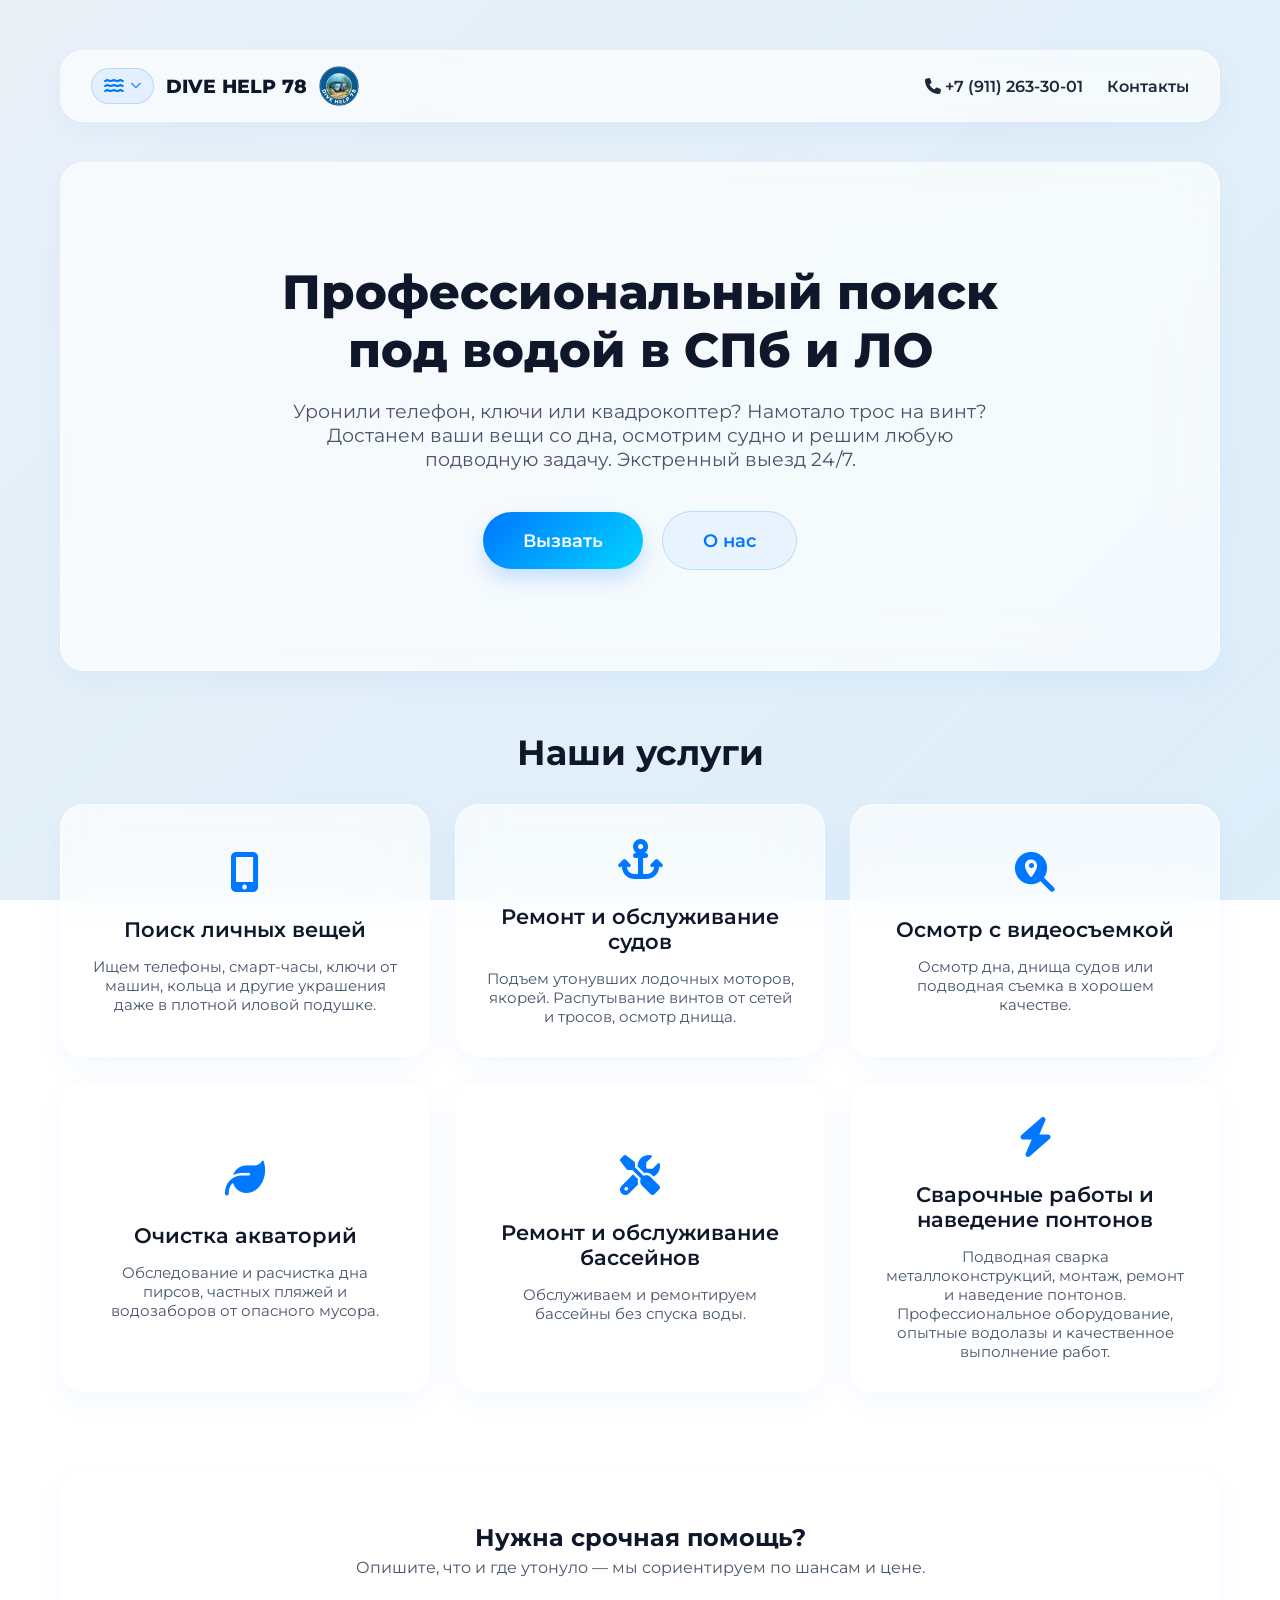
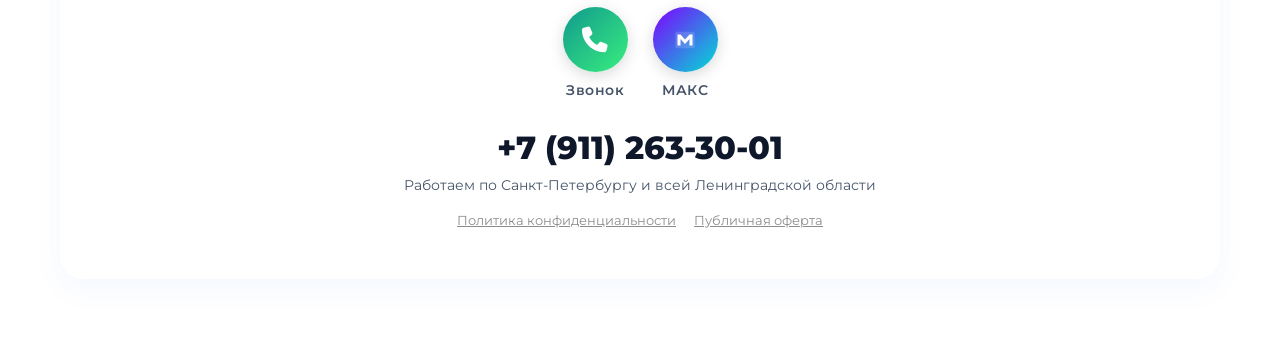
<file: index.html>
<!DOCTYPE html>
<html lang="ru">
<head>
    <meta charset="UTF-8">
    <meta name="viewport" content="width=device-width, initial-scale=1.0">
    <title>Водолазные услуги. СПб и ЛО</title>
    <link href="https://fonts.googleapis.com/css2?family=Montserrat:wght@400;600;800&display=swap" rel="stylesheet">
    <link rel="stylesheet" href="https://cdnjs.cloudflare.com/ajax/libs/font-awesome/6.4.0/css/all.min.css">
    <link rel="icon" href="images/Alogo.png" type="image/x-icon">
    <link rel="stylesheet" href="styles/index.css">
</head>
<body>

<div class="overlay"></div>

<div class="container">
    <header class="glass">
        <div class="logo">
            <div class="logo-dropdown-container" id="logoDropdownContainer">
                <button class="logo-dropdown-trigger" id="logoDropdownTrigger" title="Разделы сайта" aria-label="Открыть меню разделов">
                    <i class="fa-solid fa-water"></i>
                    <i class="fa-solid fa-chevron-down dropdown-arrow"></i>
                </button>
                <div class="logo-dropdown-menu glass" id="logoDropdownMenu">
                    <button class="mobile-close-btn" id="mobileCloseBtn" aria-label="Закрыть меню">
                        <i class="fa-solid fa-xmark"></i>
                    </button>
                    <div class="logo-dropdown-items-container" id="logoDropdownItemsContainer"></div>
                </div>
            </div>
            <span><a href="index.html" style="color: inherit; text-decoration: none;">DIVE HELP 78</a></span>
            <img src="images/Alogo.png" alt="Центральный логотип" class="header-center-img">
        </div>
        <div class="header-contacts">
            <a href="tel:+79112633001"><i class="fa-solid fa-phone"></i> +7 (911) 263-30-01</a>
            <a href="#contacts" id="headerContactsLink">Контакты</a>
        </div>
    </header>

    <section class="hero glass">
        <h1>Профессиональный поиск<br>под водой в СПб и ЛО</h1>
        <p>Уронили телефон, ключи или квадрокоптер? Намотало трос на винт? Достанем ваши вещи со дна, осмотрим судно и решим любую подводную задачу. Экстренный выезд 24/7.</p>
        <div class="hero-buttons">
            <a href="tel:+79112633001" class="btn btn-primary">Вызвать</a>
            <a href="about.html" class="btn btn-outline" >О нас</a>
        </div>
    </section>

    <h2 class="services-title">Наши услуги</h2>

    <section class="services-grid" id="services">
        <a href="personal-search.html" class="service-card glass">
            <div class="service-icon"><i class="fa-solid fa-mobile-screen-button"></i></div>
            <div class="service-card-text">
                <h3>Поиск личных вещей</h3>
                <p>Ищем телефоны, смарт-часы, ключи от машин, кольца и другие украшения даже в плотной иловой подушке.</p>
            </div>
        </a>
        <a href="boat-help.html" class="service-card glass">
            <div class="service-icon"><i class="fa-solid fa-anchor"></i></div>
            <div class="service-card-text">
                <h3>Ремонт и обслуживание судов</h3>
                <p>Подъем утонувших лодочных моторов, якорей. Распутывание винтов от сетей и тросов, осмотр днища.</p>
            </div>
        </a>
        <a href="instrument-work.html" class="service-card glass">
            <div class="service-icon"><i class="fa-solid fa-magnifying-glass-location"></i></div>
            <div class="service-card-text">
                <h3>Осмотр с видеосъемкой</h3>
                <p>Осмотр дна, днища судов или подводная съемка в хорошем качестве.</p>
            </div>
        </a>
        <a href="water-cleaning.html" class="service-card glass">
            <div class="service-icon"><i class="fa-solid fa-leaf"></i></div>
            <div class="service-card-text">
                <h3>Очистка акваторий</h3>
                <p>Обследование и расчистка дна пирсов, частных пляжей и водозаборов от опасного мусора.</p>
            </div>
        </a>
        <a href="pool-cleaning.html" class="service-card glass">
            <div class="service-icon"><i class="fa-solid fa-screwdriver-wrench"></i></div>
            <div class="service-card-text">
                <h3>Ремонт и обслуживание бассейнов</h3>
                <p>Обслуживаем и ремонтируем бассейны без спуска воды.</p>
            </div>
        </a>
        <a href="welding.html" class="service-card glass">
            <div class="service-icon"><i class="fa-solid fa-bolt"></i></div>
            <div class="service-card-text">
                <h3>Сварочные работы и наведение понтонов</h3>
                <p>Подводная сварка металлоконструкций, монтаж, ремонт и наведение понтонов. Профессиональное оборудование, опытные водолазы и качественное выполнение работ.</p>
            </div>
        </a>
    </section>

    <footer class="glass" id="contacts">
        <h2>Нужна срочная помощь?</h2>
        <p style="margin-top: 6px; color: #475569;">Опишите, что и где утонуло — мы сориентируем по шансам и цене.</p>

        <div class="social-links">
            <div class="social-item">
                <a href="tel:+79112633001" class="social-btn phone" title="Позвонить">
                    <i class="fa-solid fa-phone"></i>
                </a>
                <span class="social-label">Звонок</span>
            </div>

            <!-- <div class="social-item">
                <a href="https://t.me/ProRepairman" class="social-btn tg" title="Telegram">
                    <i class="fa-brands fa-telegram"></i>
                </a>
                <span class="social-label">Telegram</span>
            </div>

            <div class="social-item">
                <a href="https://wa.me/qr/2NF34R5OAM47B1" class="social-btn wa" title="WhatsApp">
                    <i class="fa-brands fa-whatsapp"></i>
                </a>
                <span class="social-label">WhatsApp</span>
            </div> -->

            <div class="social-item">
                <a href="https://max.ru/u/f9LHodD0cOJIS66kGopVTmvgJo4LLvwAf3S8urF5gBmhGiVGxM2g5VNyJGg" class="social-btn max" title="Мессенджер МАКС">
                    <svg width="24" height="24" viewBox="0 0 24 24" fill="none" xmlns="http://www.w3.org/2000/svg">
                        <path d="M2.25 5.25V18.75C2.25 19.5784 2.92157 20.25 3.75 20.25H20.25C21.0784 20.25 21.75 19.5784 21.75 18.75V5.25C21.75 4.42157 21.0784 3.75 20.25 3.75H3.75C2.92157 3.75 2.25 4.42157 2.25 5.25Z" fill="white" fill-opacity="0.15"/>
                        <path d="M4.5 17.5V6.5H7.5L12 11.5L16.5 6.5H19.5V17.5H16.5V11L12 16L7.5 11V17.5H4.5Z" fill="white"/>
                    </svg>
                </a>
                <span class="social-label">МАКС</span>
            </div>
        </div>

        <a href="tel:+79112633001" style="font-size: 2rem; color: #0f172a; text-decoration: none; font-weight: 800;">
            +7 (911) 263-30-01
        </a>
        <p style="margin-top: 10px; font-size: 0.85rem; color: #475569;">Работаем по Санкт-Петербургу и всей Ленинградской области</p>
        <!--    <div style="margin-top: 20px; font-size: 0.8rem;">
            <a href="privacy.html" style="color: rgb(141, 141, 141); text-decoration: underline; margin-right: 15px;">Политика конфиденциальности</a>
            <a href="offer.html" style="color: rgb(141, 141, 141); text-decoration: underline;">Публичная оферта</a>
        </div>    -->
        <div style="margin-top: 20px; font-size: 0.8rem;">
            <a href="development-in-process.html" style="color: rgb(141, 141, 141); text-decoration: underline; margin-right: 15px;">Политика конфиденциальности</a>
            <a href="development-in-process.html" style="color: rgb(141, 141, 141); text-decoration: underline;">Публичная оферта</a>
        </div>
    </footer>
</div>

<script src="scripts/index.js" defer></script>
</body>
</html>
</file>
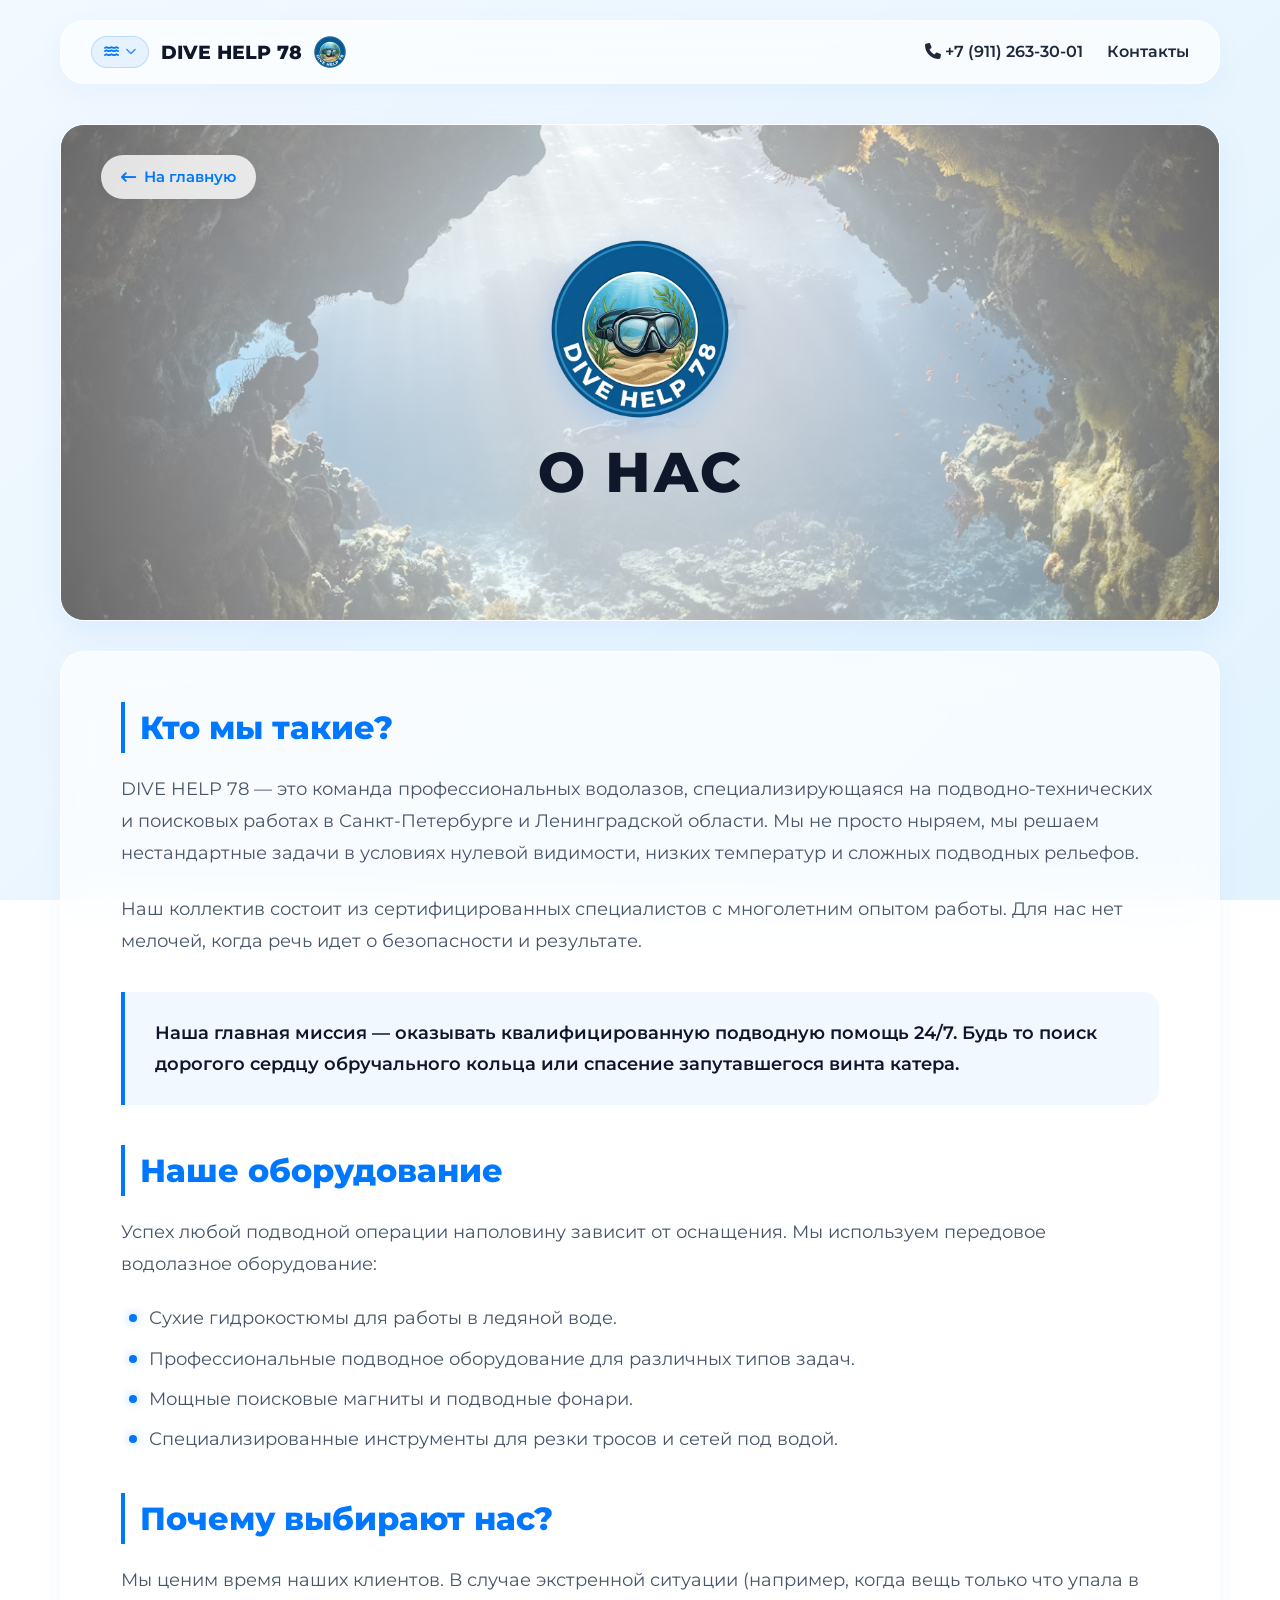
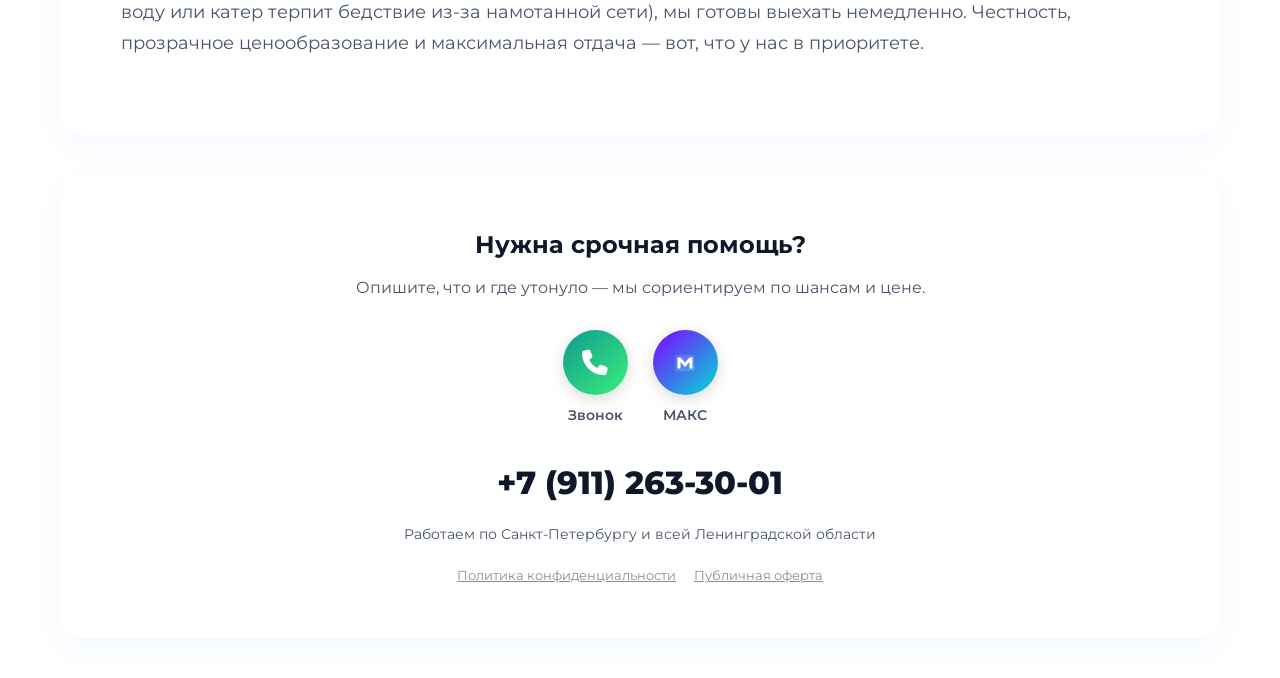
<file: about.html>
<!DOCTYPE html>
<html lang="ru">
<head>
    <meta charset="UTF-8">
    <meta name="viewport" content="width=device-width, initial-scale=1.0">
    <title>О нас | DIVE HELP 78</title>
    <link href="https://fonts.googleapis.com/css2?family=Montserrat:wght@400;500;600;800&display=swap" rel="stylesheet">
    <link rel="stylesheet" href="https://cdnjs.cloudflare.com/ajax/libs/font-awesome/6.4.0/css/all.min.css">
    <link rel="icon" href="images/Alogo.png" type="image/x-icon">
    <link rel="stylesheet" href="styles/about.css">
</head>
<body>
    <div class="overlay"></div>

    <div class="container">
        <header class="glass">
            <div class="logo">
                <div class="logo-dropdown-container" id="logoDropdownContainer">
                    <button class="logo-dropdown-trigger" id="logoDropdownTrigger" title="Разделы сайта" aria-label="Открыть меню разделов">
                        <i class="fa-solid fa-water"></i>
                        <i class="fa-solid fa-chevron-down dropdown-arrow"></i>
                    </button>
                    <div class="logo-dropdown-menu glass" id="logoDropdownMenu">
                        <button class="mobile-close-btn" id="mobileCloseBtn" aria-label="Закрыть меню">
                            <i class="fa-solid fa-xmark"></i>
                        </button>
                        <div class="logo-dropdown-items-container" id="logoDropdownItemsContainer"></div>
                    </div>
                </div>
                <span><a href="index.html" style="color: inherit; text-decoration: none;">DIVE HELP 78</a></span>
                <img src="images/Alogo.png" alt="Центральный логотип" class="header-center-img">
            </div>
            <div class="header-contacts">
                <a href="tel:+79112633001"><i class="fa-solid fa-phone"></i> +7 (911) 263-30-01</a>
                <a href="#contacts" id="headerContactsLink">Контакты</a>
            </div>
        </header>
        <section class="hero-banner glass">
            <img src="images/about.png" alt="Фон о нас" class="hero-banner-img">
            
            <div class="hero-banner-overlay">
                <a href="index.html" class="back-breadcrumbs">
                    <i class="fa-solid fa-arrow-left-long"></i> На главную
                </a>
                
                <img src="images/Alogo.png" alt="DIVE HELP 78 Логотип" class="about-main-logo">
                <h1 class="hero-banner-title">О нас</h1>
            </div>
        </section>

        <main class="content-section glass">
            <h2>Кто мы такие?</h2>
            <p>DIVE HELP 78 — это команда профессиональных водолазов, специализирующаяся на подводно-технических и поисковых работах в Санкт-Петербурге и Ленинградской области. Мы не просто ныряем, мы решаем нестандартные задачи в условиях нулевой видимости, низких температур и сложных подводных рельефов.</p>
            <p>Наш коллектив состоит из сертифицированных специалистов с многолетним опытом работы. Для нас нет мелочей, когда речь идет о безопасности и результате.</p>

            <div class="content-accent-box">
                <p>Наша главная миссия — оказывать квалифицированную подводную помощь 24/7. Будь то поиск дорогого сердцу обручального кольца или спасение запутавшегося винта катера.</p>
            </div>

            <h2>Наше оборудование</h2>
            <p>Успех любой подводной операции наполовину зависит от оснащения. Мы используем передовое водолазное оборудование:</p>
            <ul>
                <li>Сухие гидрокостюмы для работы в ледяной воде.</li>
                <li>Профессиональные подводное оборудование для различных типов задач.</li>
                <li>Мощные поисковые магниты и подводные фонари.</li>
                <li>Специализированные инструменты для резки тросов и сетей под водой.</li>
            </ul>

            <h2>Почему выбирают нас?</h2>
            <p>Мы ценим время наших клиентов. В случае экстренной ситуации (например, когда вещь только что упала в воду или катер терпит бедствие из-за намотанной сети), мы готовы выехать немедленно. Честность, прозрачное ценообразование и максимальная отдача — вот, что у нас в приоритете.</p>
        </main>

        <footer class="glass" id="contacts">
            <h2>Нужна срочная помощь?</h2>
            <p style="margin-top: 10px; color: #475569;">Опишите, что и где утонуло — мы сориентируем по шансам и цене.</p>
            
            <div class="social-links">
                <div class="social-item">
                    <a href="tel:+79112633001" class="social-btn phone" title="Позвонить">
                        <i class="fa-solid fa-phone"></i>
                    </a>
                    <span class="social-label">Звонок</span>
                </div>
                <!-- <div class="social-item">
                    <a href="https://t.me/ProRepairman" class="social-btn tg" title="Telegram">
                        <i class="fa-brands fa-telegram"></i>
                    </a>
                    <span class="social-label">Telegram</span>
                </div>
                <div class="social-item">
                    <a href="https://wa.me/qr/2NF34R5OAM47B1" class="social-btn wa" title="WhatsApp">
                        <i class="fa-brands fa-whatsapp"></i>
                    </a>
                    <span class="social-label">WhatsApp</span>
                </div>  -->
                <div class="social-item">
                    <a href="https://max.ru/u/f9LHodD0cOJIS66kGopVTmvgJo4LLvwAf3S8urF5gBmhGiVGxM2g5VNyJGg" class="social-btn max" title="Мессенджер МАКС">
                        <svg width="24" height="24" viewBox="0 0 24 24" fill="none" xmlns="http://www.w3.org/2000/svg">
                            <path d="M2.25 5.25V18.75C2.25 19.5784 2.92157 20.25 3.75 20.25H20.25C21.0784 20.25 21.75 19.5784 21.75 18.75V5.25C21.75 4.42157 21.0784 3.75 20.25 3.75H3.75C2.92157 3.75 2.25 4.42157 2.25 5.25Z" fill="white" fill-opacity="0.15"/>
                            <path d="M4.5 17.5V6.5H7.5L12 11.5L16.5 6.5H19.5V17.5H16.5V11L12 16L7.5 11V17.5H4.5Z" fill="white"/>
                        </svg>
                    </a>
                    <span class="social-label">МАКС</span>
                </div>
            </div>

            <a href="tel:+79112633001" style="font-size: 2rem; color: #0f172a; text-decoration: none; font-weight: 800;">
                +7 (911) 263-30-01
            </a>
            <p style="margin-top: 15px; font-size: 0.9rem; color: #475569;">Работаем по Санкт-Петербургу и всей Ленинградской области</p>
            <!--    <div style="margin-top: 20px; font-size: 0.8rem;">
                <a href="privacy.html" style="color: rgb(141, 141, 141); text-decoration: underline; margin-right: 15px;">Политика конфиденциальности</a>
                <a href="offer.html" style="color: rgb(141, 141, 141); text-decoration: underline;">Публичная оферта</a>
            </div>    -->
            <div style="margin-top: 20px; font-size: 0.8rem;">
                <a href="development-in-process.html" style="color: rgb(141, 141, 141); text-decoration: underline; margin-right: 15px;">Политика конфиденциальности</a>
                <a href="development-in-process.html" style="color: rgb(141, 141, 141); text-decoration: underline;">Публичная оферта</a>
            </div>
        </footer>
    </div>

    <script src="scripts/about.js" defer></script>
</body>
</html>
</file>
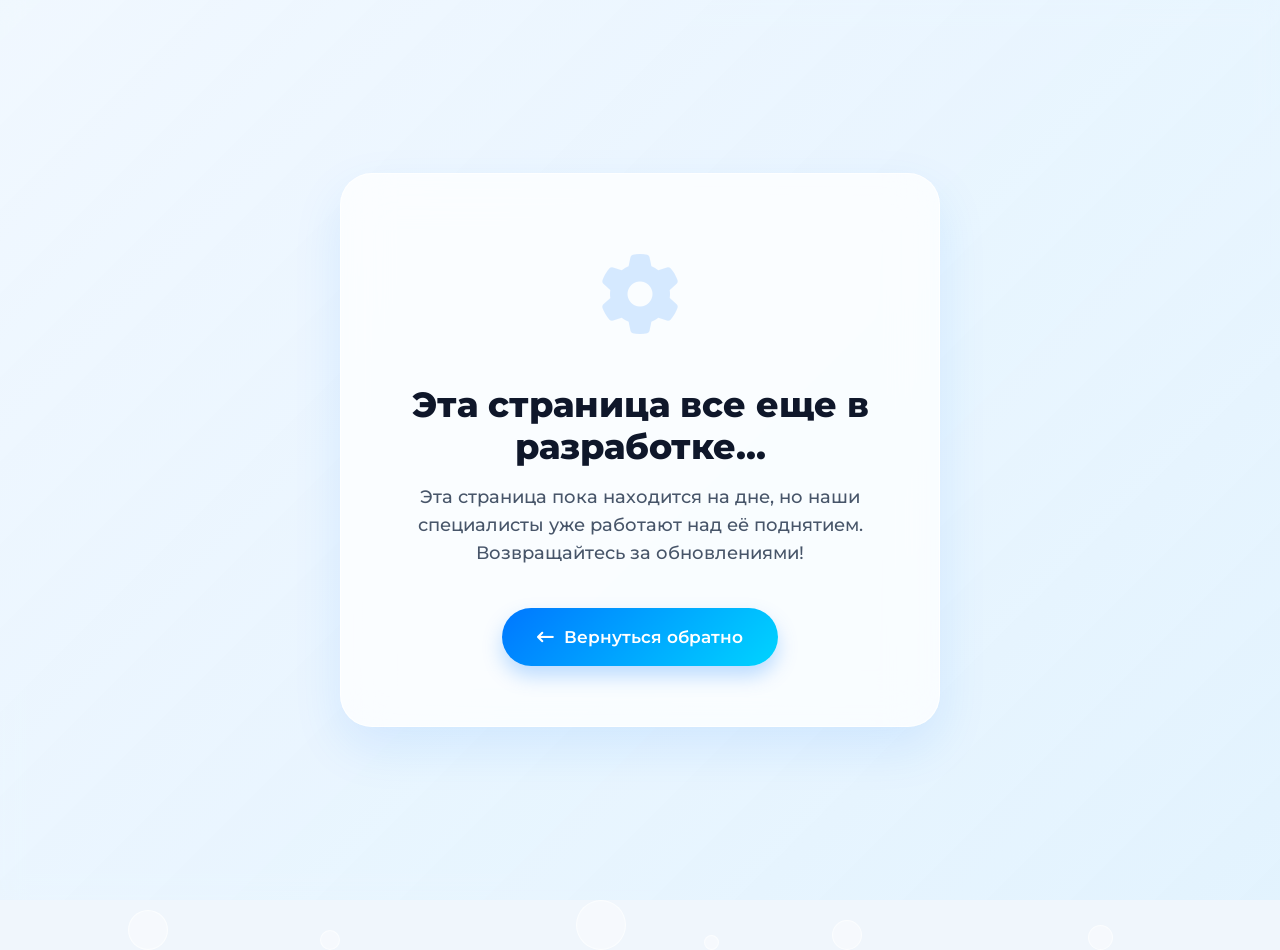
<file: development-in-process.html>
<!DOCTYPE html>
<html lang="ru">
<head>
    <meta charset="UTF-8">
    <meta name="viewport" content="width=device-width, initial-scale=1.0">
    <title>В разработке | DIVE HELP 78</title>
    <link href="https://fonts.googleapis.com/css2?family=Montserrat:wght@400;500;600;800&display=swap" rel="stylesheet">
    <link rel="stylesheet" href="https://cdnjs.cloudflare.com/ajax/libs/font-awesome/6.4.0/css/all.min.css">
    <link rel="icon" href="images/Alogo.png" type="image/x-icon">
    <link rel="stylesheet" href="styles/development-in-process.css">
</head>
<body>

    <div class="bubbles">
        <div class="bubble"></div>
        <div class="bubble"></div>
        <div class="bubble"></div>
        <div class="bubble"></div>
        <div class="bubble"></div>
        <div class="bubble"></div>
    </div>

    <div class="construction-card">
        <div class="icon-container">
            <i class="fa-solid fa-gear gear-icon"></i>
            <i class="fa-solid fa-person-diving diver-icon"></i>
        </div>
        
        <h1 class="title">Эта страница все еще в разработке...</h1>
        <p class="description">
            Эта страница пока находится на дне, но наши специалисты уже работают над её поднятием. Возвращайтесь за обновлениями!
        </p>
        
        <a href="javascript:history.back();" class="btn-home">
            <i class="fa-solid fa-arrow-left-long"></i>
            Вернуться обратно
        </a>
    </div>

</body>
</html>
</file>
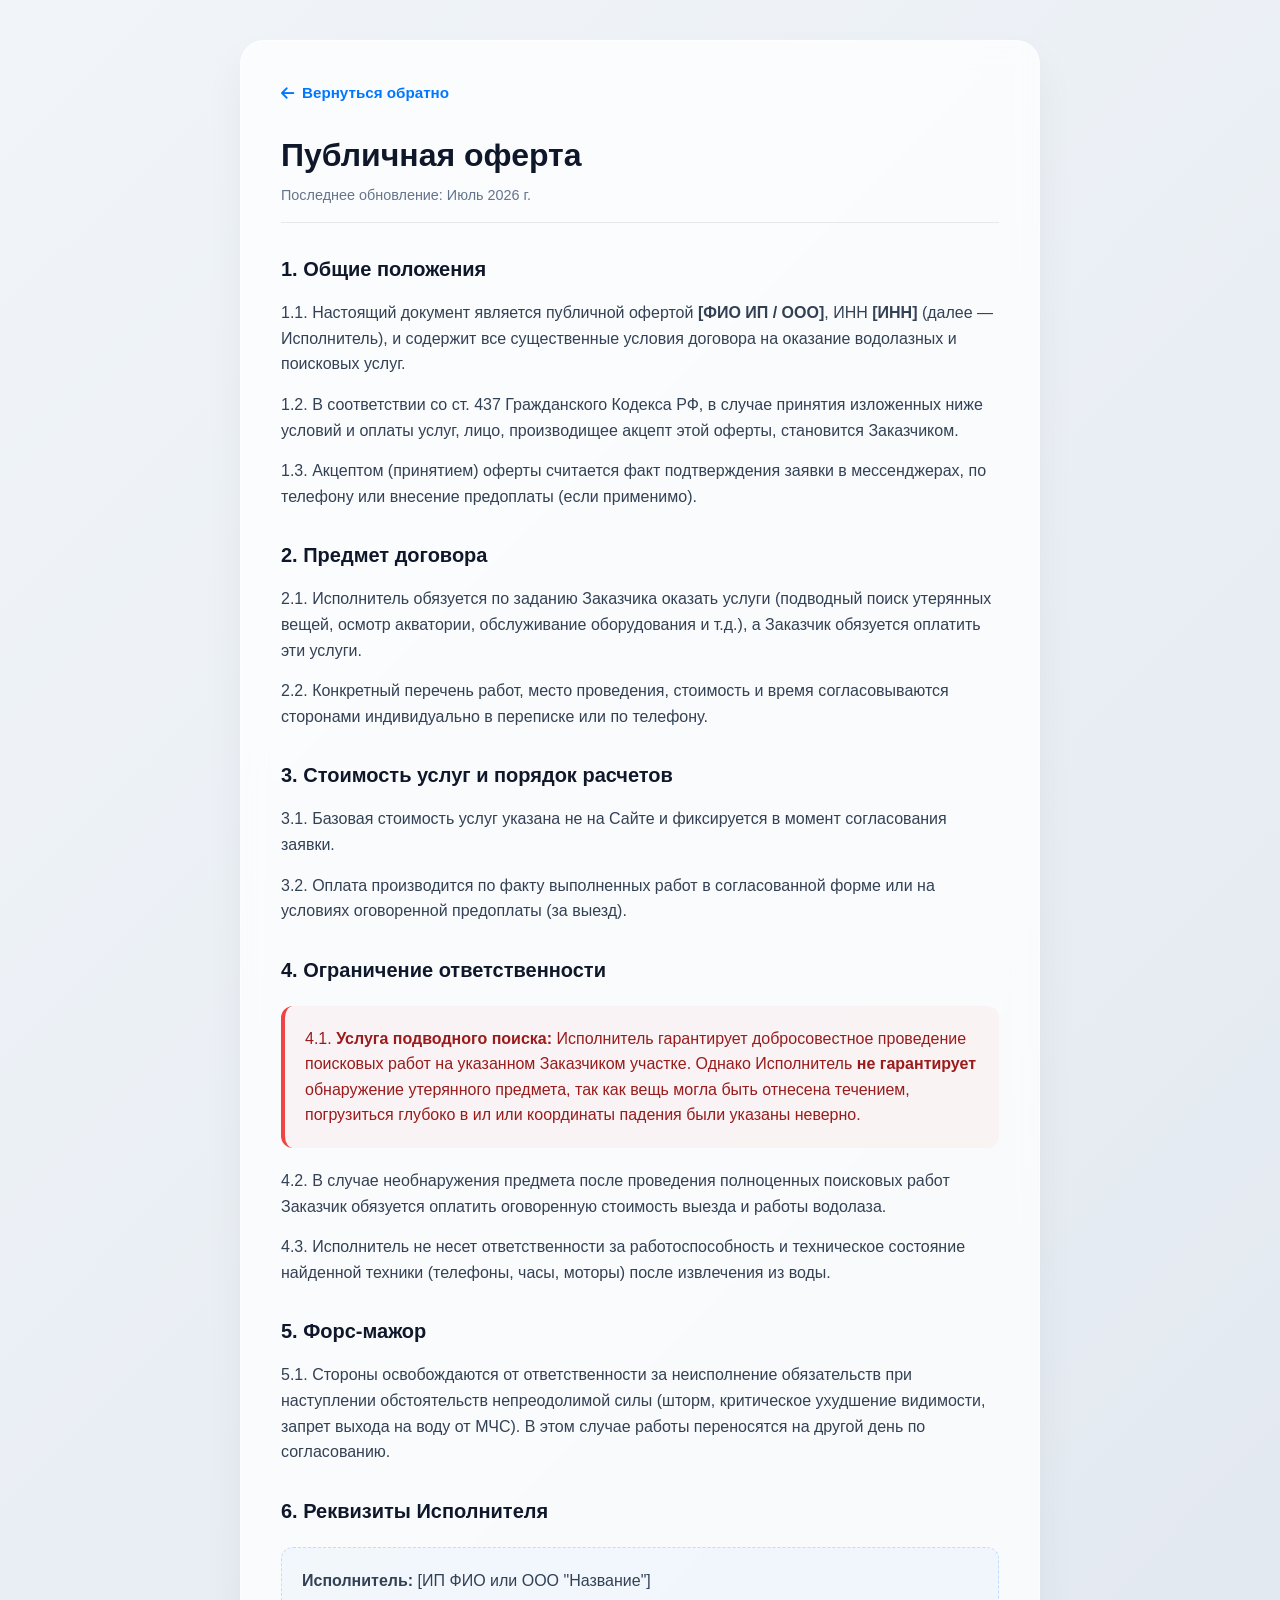
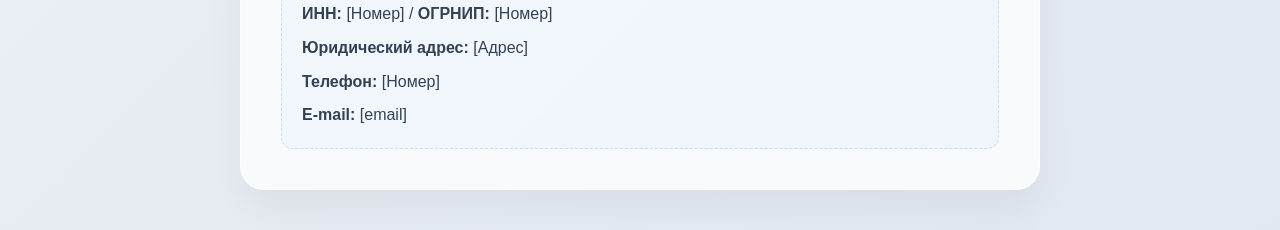
<file: offer.html>
<!DOCTYPE html>
<html lang="ru">
<head>
    <meta charset="UTF-8">
    <meta name="viewport" content="width=device-width, initial-scale=1.0">
    <title>Публичная оферта</title>
    <link rel="stylesheet" href="https://cdnjs.cloudflare.com/ajax/libs/font-awesome/6.4.0/css/all.min.css">
    <link rel="icon" href="images/Alogo.png" type="image/x-icon">
    <link rel="stylesheet" href="styles/offer.css">
</head>
<body>
    <div class="container">
        <a href="javascript:history.back();" class="back-link">
            <i class="fa-solid fa-arrow-left"></i> Вернуться обратно
        </a>
        
        <h1>Публичная оферта</h1>
        <div class="subtitle">Последнее обновление: Июль 2026 г.</div>
        
        <h2>1. Общие положения</h2>
        <p>1.1. Настоящий документ является публичной офертой <strong>[ФИО ИП / ООО]</strong>, ИНН <strong>[ИНН]</strong> (далее — Исполнитель), и содержит все существенные условия договора на оказание водолазных и поисковых услуг.</p>
        <p>1.2. В соответствии со ст. 437 Гражданского Кодекса РФ, в случае принятия изложенных ниже условий и оплаты услуг, лицо, производищее акцепт этой оферты, становится Заказчиком.</p>
        <p>1.3. Акцептом (принятием) оферты считается факт подтверждения заявки в мессенджерах, по телефону или внесение предоплаты (если применимо).</p>

        <h2>2. Предмет договора</h2>
        <p>2.1. Исполнитель обязуется по заданию Заказчика оказать услуги (подводный поиск утерянных вещей, осмотр акватории, обслуживание оборудования и т.д.), а Заказчик обязуется оплатить эти услуги.</p>
        <p>2.2. Конкретный перечень работ, место проведения, стоимость и время согласовываются сторонами индивидуально в переписке или по телефону.</p>

        <h2>3. Стоимость услуг и порядок расчетов</h2>
        <p>3.1. Базовая стоимость услуг указана не на Сайте и фиксируется в момент согласования заявки.</p>
        <p>3.2. Оплата производится по факту выполненных работ в согласованной форме или на условиях оговоренной предоплаты (за выезд).</p>

        <h2>4. Ограничение ответственности</h2>
        <div class="warning-box">
            <p>4.1. <strong>Услуга подводного поиска:</strong> Исполнитель гарантирует добросовестное проведение поисковых работ на указанном Заказчиком участке. Однако Исполнитель <strong>не гарантирует</strong> обнаружение утерянного предмета, так как вещь могла быть отнесена течением, погрузиться глубоко в ил или координаты падения были указаны неверно.</p>
        </div>
        <p>4.2. В случае необнаружения предмета после проведения полноценных поисковых работ Заказчик обязуется оплатить оговоренную стоимость выезда и работы водолаза.</p>
        <p>4.3. Исполнитель не несет ответственности за работоспособность и техническое состояние найденной техники (телефоны, часы, моторы) после извлечения из воды.</p>

        <h2>5. Форс-мажор</h2>
        <p>5.1. Стороны освобождаются от ответственности за неисполнение обязательств при наступлении обстоятельств непреодолимой силы (шторм, критическое ухудшение видимости, запрет выхода на воду от МЧС). В этом случае работы переносятся на другой день по согласованию.</p>

        <h2>6. Реквизиты Исполнителя</h2>
        <div class="requisites-box">
            <p style="margin-bottom: 8px;"><strong>Исполнитель:</strong> [ИП ФИО или ООО "Название"]</p>
            <p style="margin-bottom: 8px;"><strong>ИНН:</strong> [Номер] / <strong>ОГРНИП:</strong> [Номер]</p>
            <p style="margin-bottom: 8px;"><strong>Юридический адрес:</strong> [Адрес]</p>
            <p style="margin-bottom: 8px;"><strong>Телефон:</strong> [Номер]</p>
            <p style="margin-bottom: 0;"><strong>E-mail:</strong> [email]</p>
        </div>
    </div>
</body>
</html>
</file>
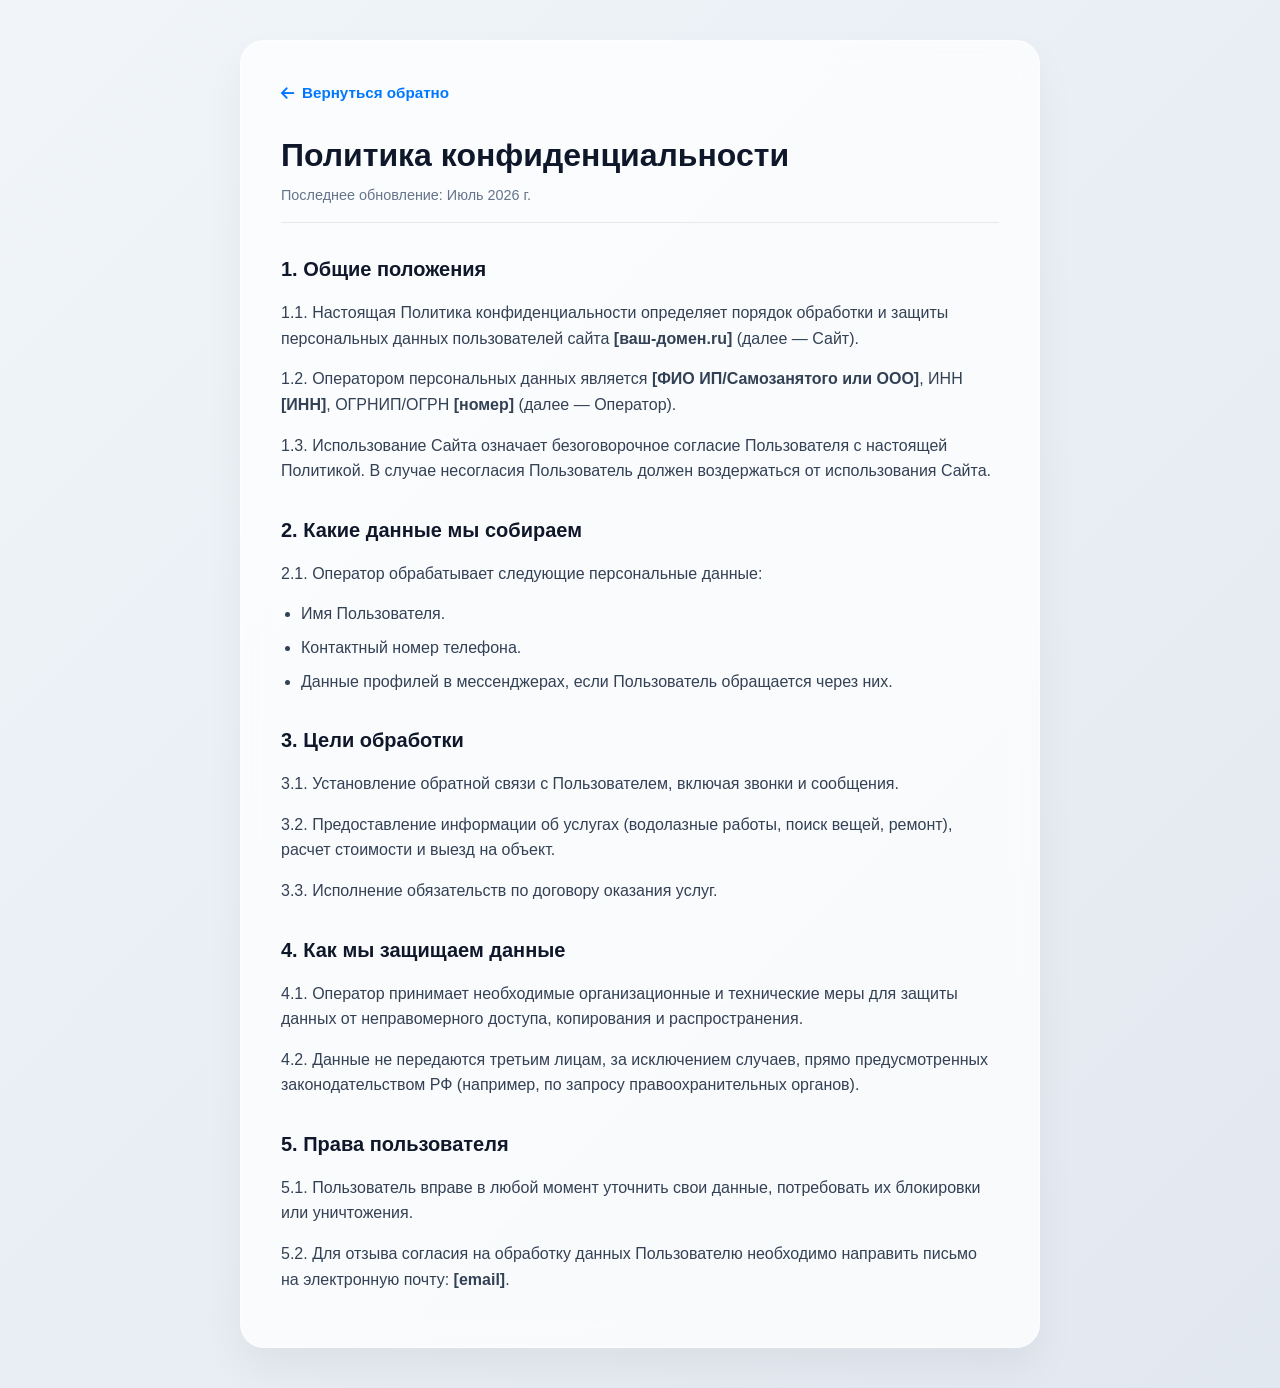
<file: privacy.html>
<!DOCTYPE html>
<html lang="ru">
<head>
    <meta charset="UTF-8">
    <meta name="viewport" content="width=device-width, initial-scale=1.0">
    <title>Политика конфиденциальности</title>
    <link rel="stylesheet" href="https://cdnjs.cloudflare.com/ajax/libs/font-awesome/6.4.0/css/all.min.css">
    <link rel="icon" href="images/Alogo.png" type="image/x-icon">
    <link rel="stylesheet" href="styles/privacy.css">
</head>
<body>
    <div class="container">
        <a href="javascript:history.back();" class="back-link">
            <i class="fa-solid fa-arrow-left"></i> Вернуться обратно
        </a>
        
        <h1>Политика конфиденциальности</h1>
        <div class="subtitle">Последнее обновление: Июль 2026 г.</div>
        
        <h2>1. Общие положения</h2>
        <p>1.1. Настоящая Политика конфиденциальности определяет порядок обработки и защиты персональных данных пользователей сайта <strong>[ваш-домен.ru]</strong> (далее — Сайт).</p>
        <p>1.2. Оператором персональных данных является <strong>[ФИО ИП/Самозанятого или ООО]</strong>, ИНН <strong>[ИНН]</strong>, ОГРНИП/ОГРН <strong>[номер]</strong> (далее — Оператор).</p>
        <p>1.3. Использование Сайта означает безоговорочное согласие Пользователя с настоящей Политикой. В случае несогласия Пользователь должен воздержаться от использования Сайта.</p>

        <h2>2. Какие данные мы собираем</h2>
        <p>2.1. Оператор обрабатывает следующие персональные данные:</p>
        <ul>
            <li>Имя Пользователя.</li>
            <li>Контактный номер телефона.</li>
            <li>Данные профилей в мессенджерах, если Пользователь обращается через них.</li>
        </ul>
        
        <h2>3. Цели обработки</h2>
        <p>3.1. Установление обратной связи с Пользователем, включая звонки и сообщения.</p>
        <p>3.2. Предоставление информации об услугах (водолазные работы, поиск вещей, ремонт), расчет стоимости и выезд на объект.</p>
        <p>3.3. Исполнение обязательств по договору оказания услуг.</p>

        <h2>4. Как мы защищаем данные</h2>
        <p>4.1. Оператор принимает необходимые организационные и технические меры для защиты данных от неправомерного доступа, копирования и распространения.</p>
        <p>4.2. Данные не передаются третьим лицам, за исключением случаев, прямо предусмотренных законодательством РФ (например, по запросу правоохранительных органов).</p>

        <h2>5. Права пользователя</h2>
        <p>5.1. Пользователь вправе в любой момент уточнить свои данные, потребовать их блокировки или уничтожения.</p>
        <p>5.2. Для отзыва согласия на обработку данных Пользователю необходимо направить письмо на электронную почту: <strong>[email]</strong>.</p>
    </div>
</body>
</html>
</file>
<file: styles/index.css>
* {
    margin: 0;
    padding: 0;
    box-sizing: border-box;
    font-family: 'Montserrat', sans-serif;
}

html {
    height: -webkit-fill-available;
}

body {
    margin: 0;
    padding: 0;
    min-height: 100vh;
    min-height: 100dvh;
    padding-top: calc(max(15px, env(safe-area-inset-top)) + 15px) !important;
    padding-bottom: calc(max(15px, env(safe-area-inset-bottom)) + 20px) !important;

    position: relative;
    box-sizing: border-box;
    overflow-x: hidden;
}

body::before {
    content: "";
    position: fixed;
    top: 0;
    left: 0;
    right: 0;
    bottom: 0;
    background: rgba(15, 23, 42, 0.3);
    backdrop-filter: blur(8px);
    -webkit-backdrop-filter: blur(8px);

    z-index: -1;
    pointer-events: none;
}

*, *::before, *::after {
    box-sizing: border-box;
}

.overlay {
    position: fixed;
    top: 0; left: 0; right: 0; bottom: 0;
    background: linear-gradient(135deg, rgba(240, 248, 255, 0.88) 0%, rgba(224, 242, 254, 0.92) 100%);
    z-index: -1;
}

.container {
    max-width: 1200px;
    margin: 0 auto;
    padding: 0 20px;
}

.glass {
    background: rgba(255, 255, 255, 0.65);
    backdrop-filter: blur(24px);
    -webkit-backdrop-filter: blur(24px);
    border: 1px solid rgba(255, 255, 255, 0.6);
    box-shadow: 0 10px 30px rgba(0, 119, 255, 0.05);
    border-radius: 24px;
}

header {
    display: flex;
    justify-content: space-between;
    align-items: center;
    padding: 15px 30px;
    margin-top: 20px;
    border-radius: 100px;
    position: relative;
    z-index: 100;
}

.logo {
    font-weight: 800;
    font-size: 1.2rem;
    display: flex;
    align-items: center;
    gap: 12px;
    user-select: none;
    color: #0f172a;
}

.logo-dropdown-container {
    position: relative;
    display: inline-flex;
    align-items: center;
}

.logo-dropdown-trigger {
    background: rgba(0, 119, 255, 0.08);
    border: 1px solid rgba(0, 119, 255, 0.2);
    color: #0077ff;
    cursor: pointer;
    display: flex;
    align-items: center;
    justify-content: center;
    gap: 6px;
    padding: 8px 12px;
    border-radius: 50px;
    transition: all 0.3s cubic-bezier(0.4, 0, 0.2, 1);
    outline: none;
}

.logo-dropdown-trigger:hover {
    background: rgba(0, 119, 255, 0.15);
    border-color: rgba(0, 119, 255, 0.4);
    transform: translateY(-1px);
    box-shadow: 0 4px 15px rgba(0, 119, 255, 0.15);
}

.logo-dropdown-trigger:active {
    transform: translateY(1px);
}

.logo-dropdown-trigger i.fa-water {
    font-size: 1.1rem;
}

.dropdown-arrow {
    font-size: 0.7rem;
    opacity: 0.8;
    transition: transform 0.3s ease;
}

.logo-dropdown-container.active .dropdown-arrow {
    transform: rotate(180deg);
}

.logo-dropdown-menu {
    position: absolute;
    top: calc(100% + 12px);
    left: 0;
    min-width: 280px;
    z-index: 1001;
    padding: 8px;
    display: none;
    opacity: 0;
    transform: translateY(-10px);
    transition: opacity 0.25s ease, transform 0.25s ease;
    pointer-events: none;
    background: rgba(255, 255, 255, 0.95);
    backdrop-filter: blur(32px);
    -webkit-backdrop-filter: blur(32px);
    border: 1px solid rgba(0, 119, 255, 0.15);
    box-shadow: 0 15px 40px rgba(0, 119, 255, 0.1);
}

.logo-dropdown-menu.show {
    display: block;
    opacity: 1;
    transform: translateY(0);
    pointer-events: auto;
}

.logo-dropdown-item {
    display: flex;
    align-items: center;
    gap: 12px;
    color: #334155;
    text-decoration: none;
    padding: 12px 16px;
    border-radius: 14px;
    font-size: 0.9rem;
    font-weight: 600;
    transition: all 0.2s ease;
}

.logo-dropdown-item:hover {
    background: rgba(0, 119, 255, 0.08);
    color: #0077ff;
    padding-left: 20px;
}

.logo-dropdown-item.active {
    color: #0077ff;
    background: rgba(0, 119, 255, 0.05);
}

.logo-dropdown-item i {
    font-size: 0.85rem;
    width: 16px;
    text-align: center;
    color: #0077ff;
    opacity: 0.9;
}

.mobile-close-btn {
    display: none;
}

.header-contacts a {
    color: #1e293b;
    text-decoration: none;
    font-weight: 600;
    margin-left: 20px;
    transition: 0.3s;
}
.header-contacts a:hover { color: #0077ff; }

.hero {
    text-align: center;
    padding: 100px 20px;
    margin: 40px 0;
}

.hero h1 {
    font-size: 3rem;
    font-weight: 800;
    margin-bottom: 20px;
    color: #0f172a;
    text-shadow: none;
}

.hero p {
    font-size: 1.2rem;
    max-width: 700px;
    margin: 0 auto 40px;
    color: #475569;
}

.btn {
    display: inline-block;
    padding: 18px 40px;
    font-size: 1.1rem;
    font-weight: 600;
    text-decoration: none;
    border-radius: 50px;
    transition: all 0.3s ease;
    border: none;
    cursor: pointer;
}

.btn-primary {
    background: linear-gradient(135deg, #0077ff 0%, #00d4ff 100%);
    color: #fff;
    box-shadow: 0 10px 20px rgba(0, 119, 255, 0.2);
}

.btn-primary:hover {
    transform: translateY(-3px);
    box-shadow: 0 15px 25px rgba(0, 119, 255, 0.35);
}

.btn-outline {
    background: rgba(0, 119, 255, 0.05);
    border: 1px solid rgba(0, 119, 255, 0.2);
    color: #0077ff;
    margin-left: 15px;
}
.btn-outline:hover {
    background: rgba(0, 119, 255, 0.1);
    border-color: rgba(0, 119, 255, 0.4);
}

.services-title {
    text-align: center;
    font-size: 2.2rem;
    margin: 60px 0 30px;
    color: #0f172a;
}

.services-grid {
    display: grid;
    grid-template-columns: repeat(auto-fit, minmax(280px, 1fr));
    gap: 25px;
    margin-bottom: 80px;
}

.service-card {
    display: flex;
    flex-direction: column;
    align-items: center;
    justify-content: center;
    padding: 30px;
    text-align: center;
    text-decoration: none;
    color: #1e293b;
    transition: transform 0.4s cubic-bezier(0.165, 0.84, 0.44, 1),
    background 0.4s ease,
    box-shadow 0.4s ease,
    border-color 0.4s ease;
    cursor: pointer;
}

.service-card:hover {
    transform: translateY(-10px);
    background: rgba(255, 255, 255, 0.9);
    border-color: rgba(0, 119, 255, 0.3);
    box-shadow: 0 15px 35px rgba(0, 119, 255, 0.1);
}

.service-icon {
    font-size: 2.5rem;
    color: #0077ff;
    margin-bottom: 20px;
}

.service-card h3 {
    font-size: 1.3rem;
    margin-bottom: 15px;
    font-weight: 600;
    color: #0f172a;
}

.service-card p {
    font-size: 0.95rem;
    color: #475569;
}

footer {
    text-align: center;
    padding: 50px 20px;
    margin-bottom: 40px;
    color: #1e293b;
}

footer h2 {
    color: #0f172a;
}

.social-links {
    margin: 30px auto;
    display: flex;
    justify-content: center;
    flex-wrap: wrap;
    gap: 25px;
    max-width: 700px;
}

.social-item {
    display: flex;
    flex-direction: column;
    align-items: center;
    gap: 10px;
}

.social-btn {
    display: flex;
    align-items: center;
    justify-content: center;
    width: 65px;
    height: 65px;
    border-radius: 50%;
    font-size: 1.6rem;
    color: #fff;
    text-decoration: none;
    transition: all 0.3s cubic-bezier(0.175, 0.885, 0.32, 1.275);
    box-shadow: 0 4px 15px rgba(0,0,0,0.15);
}

.social-btn.phone {
    background: linear-gradient(135deg, #11998e 0%, #38ef7d 100%);
}
.social-btn.tg {
    background: rgba(0, 136, 204, 0.9);
}
.social-btn.wa {
    background: rgba(37, 211, 102, 0.9);
}
.social-btn.max {
    background: linear-gradient(135deg, #7F00FF 0%, #00DFD4 100%);
}

.social-btn:hover {
    transform: scale(1.15) translateY(-5px);
    box-shadow: 0 10px 25px rgba(0, 119, 255, 0.25);
}

.social-label {
    font-size: 0.85rem;
    font-weight: 600;
    color: #475569;
    letter-spacing: 0.5px;
    transition: color 0.3s ease;
}

.social-item:hover .social-label {
    color: #0077ff;
}

.header-center-img {
    height: 2.5rem;
    width: auto;
    object-fit: contain;
    display: block;
}

@media (max-width: 768px) {
    .header-center-img {
        height: 1rem;
    }
}

@media (max-width: 768px) {
    .container {
        padding: 0 6px !important;
    }

    body {
        background-attachment: scroll;
    }

    .glass {
        background: rgba(255, 255, 255, 0.95) !important;
        backdrop-filter: blur(10px) !important;
        -webkit-backdrop-filter: blur(10px) !important;
        border: 1px solid rgba(255, 255, 255, 0.9) !important;
        box-shadow: 0 4px 15px rgba(0, 119, 255, 0.03) !important;
    }

    header {
        flex-direction: row !important;
        justify-content: space-between !important;
        align-items: center !important;
        margin-top: 8px !important;
        padding: 10px 14px !important;
        border-radius: 16px !important;
        gap: 8px !important;
    }

    .logo {
        width: auto !important;
        justify-content: flex-start !important;
        font-size: 0.95rem !important;
    }

    .header-contacts {
        display: flex !important;
        flex-direction: column !important;
        align-items: flex-end !important;
        gap: 2px !important;
    }

    .header-contacts a {
        margin: 0 !important;
        display: block !important;
        font-size: 0.8rem !important;
        line-height: 1.2 !important;
    }

    .hero {
        padding: 24px 12px !important;
        margin: 10px 0 !important;
        border-radius: 16px !important;
    }

    .hero h1 {
        font-size: 1.6rem !important;
        margin-bottom: 8px !important;
        line-height: 1.25 !important;
    }

    .hero p {
        font-size: 0.85rem !important;
        margin-bottom: 16px !important;
        line-height: 1.45 !important;
    }

    .hero-buttons {
        display: flex !important;
        gap: 8px !important;
        justify-content: center !important;
        width: 100% !important;
    }

    .btn {
        padding: 12px 14px !important;
        font-size: 0.9rem !important;
        border-radius: 12px !important;
        flex: 1 !important;
        text-align: center !important;
    }

    .btn-outline {
        margin-left: 0 !important;
        margin-top: 0 !important;
    }

    .services-title {
        font-size: 1.4rem !important;
        margin: 20px 0 10px !important;
    }

    .services-grid {
        grid-template-columns: 1fr !important;
        gap: 8px !important;
        margin-bottom: 25px !important;
    }

    .service-card {
        padding: 14px 16px !important;
        border-radius: 16px !important;
        text-align: left !important;
        display: flex !important;
        flex-direction: row !important;
        align-items: center !important;
        justify-content: flex-start !important;
        gap: 14px !important;
    }

    .service-card:hover {
        transform: none !important;
    }

    .service-icon {
        font-size: 1.8rem !important;
        margin-bottom: 0 !important;
        flex-shrink: 0 !important;
        width: 36px !important;
        text-align: center !important;
    }

    .service-card-text {
        display: flex !important;
        flex-direction: column !important;
        gap: 2px !important;
    }

    .service-card h3 {
        font-size: 1.05rem !important;
        margin-bottom: 0 !important;
    }

    .service-card p {
        font-size: 0.8rem !important;
        line-height: 1.35 !important;
    }

    footer {
        padding: 25px 12px !important;
        margin-bottom: 12px !important;
        border-radius: 16px !important;
    }

    footer h2 {
        font-size: 1.3rem !important;
    }

    footer p {
        font-size: 0.85rem !important;
    }

    .social-links {
        gap: 12px !important;
        margin: 15px 0 !important;
    }

    .social-item {
        gap: 6px !important;
    }

    .social-btn {
        width: 50px !important;
        height: 50px !important;
        font-size: 1.25rem !important;
    }

    .social-label {
        font-size: 0.7rem !important;
    }

    footer a[href^="tel"] {
        font-size: 1.45rem !important;
    }

    .logo-dropdown-menu {
        position: fixed;
        top: 0;
        left: 0;
        width: 100vw;
        height: 100vh;
        min-width: 100vw;
        background: rgba(240, 248, 255, 0.98);
        backdrop-filter: blur(32px);
        -webkit-backdrop-filter: blur(32px);
        z-index: 99999;
        padding: 100px 24px 40px 24px;
        border: none;
        border-radius: 0;
        display: none;
        flex-direction: column;
        justify-content: center;
        align-items: center;
        box-sizing: border-box;
        transform: translateY(-20px);
        opacity: 0;
        transition: opacity 0.3s cubic-bezier(0.4, 0, 0.2, 1), transform 0.3s cubic-bezier(0.4, 0, 0.2, 1);
        pointer-events: none;
    }

    .logo-dropdown-menu.show {
        display: flex !important;
        opacity: 1;
        transform: translateY(0);
        pointer-events: auto;
    }

    .logo-dropdown-items-container {
        width: 100%;
        max-width: 360px;
        display: flex;
        flex-direction: column;
        gap: 16px;
    }

    .logo-dropdown-item {
        font-size: 1.1rem;
        padding: 18px 24px;
        border-radius: 18px;
        background: rgba(255, 255, 255, 0.7);
        border: 1px solid rgba(0, 119, 255, 0.1);
        color: #1e293b;
        justify-content: flex-start;
        transition: all 0.2s ease;
    }

    .logo-dropdown-item:hover {
        background: rgba(0, 119, 255, 0.1);
        transform: scale(1.02);
        padding-left: 28px;
    }

    .mobile-close-btn {
        display: flex;
        align-items: center;
        justify-content: center;
        position: absolute;
        top: 30px;
        right: 30px;
        width: 54px;
        height: 54px;
        border-radius: 50%;
        background: rgba(255, 255, 255, 0.9);
        border: 1px solid rgba(0, 119, 255, 0.15);
        color: #1e293b;
        font-size: 1.6rem;
        cursor: pointer;
        transition: all 0.25s cubic-bezier(0.4, 0, 0.2, 1);
        z-index: 100000;
    }

    .mobile-close-btn:hover {
        background: #ffffff;
        transform: rotate(90deg) scale(1.05);
    }
}
</file>
<file: styles/about.css>
* {
    margin: 0;
    padding: 0;
    box-sizing: border-box;
    font-family: 'Montserrat', sans-serif;
}
body {
    background-size: cover;
    color: #1e293b;
    line-height: 1.6;
}
.overlay {
    position: fixed;
    top: 0; left: 0; right: 0; bottom: 0;
    background: linear-gradient(135deg, rgba(240, 248, 255, 0.88) 0%, rgba(224, 242, 254, 0.92) 100%);
    z-index: -1;
}
.container {
    max-width: 1200px;
    margin: 0 auto;
    padding: 0 20px;
}
.glass {
    background: rgba(255, 255, 255, 0.65);
    backdrop-filter: blur(24px);
    -webkit-backdrop-filter: blur(24px);
    border: 1px solid rgba(255, 255, 255, 0.6);
    box-shadow: 0 10px 30px rgba(0, 119, 255, 0.05);
    border-radius: 24px;
}
header {
    display: flex;
    justify-content: space-between;
    align-items: center;
    padding: 15px 30px;
    margin-top: 20px;
    border-radius: 100px;
    position: relative;
    z-index: 100;
}
.logo {
    font-weight: 800;
    font-size: 1.2rem;
    display: flex;
    align-items: center;
    gap: 12px;
    user-select: none;
    color: #0f172a;
}
.logo-dropdown-container {
    position: relative;
    display: inline-flex;
    align-items: center;
}
.logo-dropdown-trigger {
    background: rgba(0, 119, 255, 0.08);
    border: 1px solid rgba(0, 119, 255, 0.2);
    color: #0077ff;
    cursor: pointer;
    display: flex;
    align-items: center;
    justify-content: center;
    gap: 6px;
    padding: 8px 12px;
    border-radius: 50px;
    transition: all 0.3s cubic-bezier(0.4, 0, 0.2, 1);
    outline: none;
}
.logo-dropdown-trigger:hover {
    background: rgba(0, 119, 255, 0.15);
    border-color: rgba(0, 119, 255, 0.4);
    transform: translateY(-1px);
    box-shadow: 0 4px 15px rgba(0, 119, 255, 0.15);
}
.dropdown-arrow {
    font-size: 0.7rem;
    opacity: 0.8;
    transition: transform 0.3s ease;
}
.logo-dropdown-container.active .dropdown-arrow {
    transform: rotate(180deg);
}
.logo-dropdown-menu {
    position: absolute;
    top: calc(100% + 12px);
    left: 0;
    min-width: 280px;
    z-index: 1001;
    padding: 8px;
    display: none;
    opacity: 0;
    transform: translateY(-10px);
    transition: opacity 0.25s ease, transform 0.25s ease;
    pointer-events: none;
    background: rgba(255, 255, 255, 0.95);
    backdrop-filter: blur(32px);
    -webkit-backdrop-filter: blur(32px);
    border: 1px solid rgba(0, 119, 255, 0.15);
    box-shadow: 0 15px 40px rgba(0, 119, 255, 0.1);
}
.logo-dropdown-menu.show {
    display: block;
    opacity: 1;
    transform: translateY(0);
    pointer-events: auto;
}
.logo-dropdown-item {
    display: flex;
    align-items: center;
    gap: 12px;
    color: #334155;
    text-decoration: none;
    padding: 12px 16px;
    border-radius: 14px;
    font-size: 0.9rem;
    font-weight: 600;
    transition: all 0.2s ease;
}
.logo-dropdown-item:hover {
    background: rgba(0, 119, 255, 0.08);
    color: #0077ff;
    padding-left: 20px;
}
.logo-dropdown-item.active {
    color: #0077ff;
    background: rgba(0, 119, 255, 0.05);
}
.logo-dropdown-item i {
    font-size: 0.85rem;
    width: 16px;
    text-align: center;
    color: #0077ff;
    opacity: 0.9;
}
.header-contacts a {
    color: #1e293b;
    text-decoration: none;
    font-weight: 600;
    margin-left: 20px;
    transition: 0.3s;
}
.header-contacts a:hover { color: #0077ff; }
.hero-banner {
    position: relative;
    width: 100%;
    aspect-ratio: 21 / 9; 
    margin: 40px 0 30px;
    overflow: hidden;
    border-radius: 24px;
    border: 1px solid rgba(255, 255, 255, 0.6);
    box-shadow: 0 12px 35px rgba(0, 119, 255, 0.08);
    display: flex;
    align-items: center;
    justify-content: center;
}
.hero-banner-img {
    position: absolute;
    top: 0;
    left: 0;
    width: 100%;
    height: 100%;
    object-fit: cover;
    z-index: 1;
}
.hero-banner-overlay {
    position: absolute;
    top: 0; left: 0; right: 0; bottom: 0;
    background: radial-gradient(circle at center, rgba(255, 255, 255, 0.85) 0%, rgba(255, 255, 255, 0.4) 100%);
    z-index: 2;
    display: flex;
    flex-direction: column;
    justify-content: center;
    align-items: center;
    padding: 40px;
    text-align: center;
}
.about-main-logo {
    max-width: 180px;
    height: auto;
    margin-bottom: 20px;
    filter: drop-shadow(0 10px 15px rgba(0, 119, 255, 0.2));
}
.hero-banner-title {
    font-size: 3.5rem;
    font-weight: 800;
    line-height: 1.2;
    color: #0f172a;
    margin-bottom: 0;
    text-transform: uppercase;
    letter-spacing: 2px;
}
.back-breadcrumbs {
    position: absolute;
    top: 30px;
    left: 40px;
    display: inline-flex;
    align-items: center;
    gap: 8px;
    text-decoration: none;
    color: #0077ff;
    font-weight: 600;
    font-size: 0.95rem;
    transition: all 0.3s ease;
    background: rgba(255, 255, 255, 0.8);
    padding: 10px 20px;
    border-radius: 50px;
    backdrop-filter: blur(10px);
    box-shadow: 0 4px 15px rgba(0,0,0,0.05);
    z-index: 3;
}

.back-breadcrumbs:hover {
    color: #0f172a;
    transform: translateX(-4px);
    background: #fff;
}
.content-section {
    padding: 50px 60px;
    margin-bottom: 40px;
}
.content-section h2 {
    font-size: 2rem;
    font-weight: 800;
    color: #0077ff;
    margin-top: 40px;
    margin-bottom: 20px;
    border-left: 4px solid #0077ff;
    padding-left: 15px;
}

.content-section h2:first-child { margin-top: 0; }
.content-section p {
    font-size: 1.1rem;
    color: #475569;
    margin-bottom: 25px;
    line-height: 1.8;
    font-weight: 400;
}
.content-accent-box {
    background: rgba(0, 119, 255, 0.05);
    border-left: 4px solid #0077ff;
    padding: 25px 30px;
    border-radius: 0 16px 16px 0;
    margin: 35px 0;
}
.content-accent-box p {
    margin-bottom: 0;
    color: #0f172a;
    font-weight: 600;
}
footer {
    text-align: center;
    padding: 50px 20px;
    margin-bottom: 40px;
    color: #1e293b;
}
footer h2 { color: #0f172a; }
.social-links {
    margin: 30px auto;
    display: flex;
    justify-content: center;
    flex-wrap: wrap;
    gap: 25px;
    max-width: 700px;
}
.social-item {
    display: flex;
    flex-direction: column;
    align-items: center;
    gap: 10px;
}
.social-btn {
    display: flex;
    align-items: center;
    justify-content: center;
    width: 65px;
    height: 65px;
    border-radius: 50%;
    font-size: 1.6rem;
    color: #fff;
    text-decoration: none;
    transition: all 0.3s cubic-bezier(0.175, 0.885, 0.32, 1.275);
    box-shadow: 0 4px 15px rgba(0,0,0,0.15);
}
.content-section ul {
    margin-bottom: 30px;
    list-style: none; 
}
.content-section li {
    font-size: 1.1rem;
    color: #475569;
    margin-bottom: 12px;
    line-height: 1.6;
    position: relative;
    padding-left: 28px; 
}
.content-section li::before {
    content: '';
    position: absolute;
    left: 8px;
    top: 50%;
    transform: translateY(-50%);
    width: 8px;
    height: 8px;
    border-radius: 50%;
    background-color: #0077ff;
    box-shadow: 0 0 10px rgba(0, 119, 255, 0.4);
}
.social-btn.phone { background: linear-gradient(135deg, #11998e 0%, #38ef7d 100%); }
.social-btn.tg { background: rgba(0, 136, 204, 0.9); }
.social-btn.wa { background: rgba(37, 211, 102, 0.9); }
.social-btn.max { background: linear-gradient(135deg, #7F00FF 0%, #00DFD4 100%); }
.social-btn:hover {
    transform: scale(1.15) translateY(-5px);
    box-shadow: 0 10px 25px rgba(0, 119, 255, 0.25);
}
.social-label {
    font-size: 0.85rem;
    font-weight: 600;
    color: #475569;
    transition: color 0.3s ease;
}
.mobile-close-btn {
    display: none;
}
@media (max-width: 992px) {
    .hero-banner-title { font-size: 2.8rem; }
    .content-section { padding: 40px; }
}
@media (max-width: 768px) {
    .container { padding: 0 6px !important; }
    body { background-attachment: scroll; }
    .glass {
        background: rgba(255, 255, 255, 0.95) !important;
        backdrop-filter: blur(10px) !important;
        -webkit-backdrop-filter: blur(10px) !important;
        border: 1px solid rgba(255, 255, 255, 0.9) !important;
    }
    header { 
        flex-direction: row !important; 
        justify-content: space-between !important;
        align-items: center !important;
        margin-top: 8px !important;
        padding: 10px 14px !important;
        border-radius: 16px !important;
        gap: 8px !important;
    }
    
    .logo { font-size: 0.95rem !important; }
    .header-contacts { display: flex !important; flex-direction: column !important; align-items: flex-end !important; gap: 2px !important; }
    .header-contacts a { margin: 0 !important; font-size: 0.8rem !important; }
    .hero-banner {
        aspect-ratio: auto;
        min-height: 320px;
        margin-top: 10px;
        margin-bottom: 10px;
        border-radius: 16px !important;
    }
    .hero-banner-overlay {
        padding: 24px 16px;
        background: linear-gradient(180deg, rgba(255, 255, 255, 0.7) 0%, rgba(255, 255, 255, 0.95) 100%);
        justify-content: center; 
    }
    .about-main-logo {
        max-width: 140px;
        margin-bottom: 15px;
    }
    .hero-banner-title {
        font-size: 2rem;
    }
    .back-breadcrumbs {
        top: 15px;
        left: 15px;
        padding: 8px 15px;
        font-size: 0.85rem;
    }
    .content-section {
        padding: 24px 16px;
        border-radius: 16px !important;
    }
    .content-section h2 { font-size: 1.4rem; margin-top: 25px; margin-bottom: 15px; }
    .content-section p { font-size: 0.95rem; margin-bottom: 16px; }
    .content-accent-box { padding: 16px 20px; margin: 20px 0; border-radius: 0 12px 12px 0; }
    footer { padding: 25px 12px !important; margin-bottom: 12px !important; border-radius: 16px !important; }
    footer h2 { font-size: 1.3rem !important; }
    .social-links { gap: 12px !important; margin: 15px 0 !important; }
    .social-item { gap: 6px !important; }
    .social-btn { width: 50px !important; height: 50px !important; font-size: 1.25rem !important; }
    .logo-dropdown-menu {
        position: fixed; top: 0; left: 0; width: 100vw; height: 100vh;
        background: rgba(240, 248, 255, 0.98); backdrop-filter: blur(32px);
        z-index: 99999; padding: 100px 24px 40px 24px; display: none;
        flex-direction: column; justify-content: center; align-items: center;
        transform: translateY(-20px); opacity: 0;
        transition: opacity 0.3s, transform 0.3s;
    }
    .logo-dropdown-menu.show { display: flex !important; opacity: 1; transform: translateY(0); pointer-events: auto; }
    .logo-dropdown-items-container { width: 100%; max-width: 360px; display: flex; flex-direction: column; gap: 16px; }
    .logo-dropdown-item { font-size: 1.1rem; padding: 18px 24px; border-radius: 18px; background: rgba(255, 255, 255, 0.7); }
    .mobile-close-btn { display: flex; align-items: center; justify-content: center; position: absolute; top: 30px; right: 30px; width: 54px; height: 54px; border-radius: 50%; font-size: 1.6rem; cursor: pointer; z-index: 100000; }
}
.header-center-img {
    height: 2rem;
    width: auto;
    object-fit: contain;
    display: block;
}
@media (max-width: 768px) {
    .header-center-img { height: 1rem; }
}
</file>
<file: styles/development-in-process.css>
* {
    margin: 0;
    padding: 0;
    box-sizing: border-box;
    font-family: 'Montserrat', sans-serif;
}

html {
    height: -webkit-fill-available;
}

body {
    background: #f0f6fc url('https://images.unsplash.com/photo-1682687220063-4742bd7fd538?ixlib=rb-4.0.3&auto=format&fit=crop&w=1920&q=80') no-repeat center center fixed;
    background-size: cover;
    color: #1e293b;
    line-height: 1.6;
    display: flex;
    align-items: center;
    justify-content: center;
    min-height: 100vh;
    min-height: 100dvh;
    padding: calc(max(20px, env(safe-area-inset-top)) + 20px) 20px calc(max(20px, env(safe-area-inset-bottom)) + 20px) !important;
    position: relative;
    overflow: hidden;
}

body::before {
    content: "";
    position: fixed;
    top: 0; left: 0; right: 0; bottom: 0;
    background: linear-gradient(135deg, rgba(240, 248, 255, 0.75) 0%, rgba(224, 242, 254, 0.85) 100%);
    backdrop-filter: blur(12px);
    -webkit-backdrop-filter: blur(12px);
    z-index: -1;
    pointer-events: none;
}

.construction-card {
    background: rgba(255, 255, 255, 0.75);
    backdrop-filter: blur(24px);
    -webkit-backdrop-filter: blur(24px);
    border: 1px solid rgba(255, 255, 255, 0.8);
    box-shadow: 0 20px 50px rgba(0, 119, 255, 0.1);
    border-radius: 32px;
    padding: 60px 40px;
    max-width: 600px;
    width: 100%;
    text-align: center;
    position: relative;
    z-index: 10;
}

.icon-container {
    position: relative;
    width: 120px;
    height: 120px;
    margin: 0 auto 30px;
    display: flex;
    align-items: center;
    justify-content: center;
}

.gear-icon {
    font-size: 5rem;
    color: rgba(0, 119, 255, 0.15);
    position: absolute;
    animation: spin 10s linear infinite;
}

.diver-icon {
    font-size: 4rem;
    color: #0077ff;
    position: relative;
    z-index: 2;
    animation: float 4s ease-in-out infinite;
    filter: drop-shadow(0 10px 15px rgba(0, 119, 255, 0.3));
}

@keyframes spin {
    100% { transform: rotate(360deg); }
}

@keyframes float {
    0% { transform: translateY(0px); }
    50% { transform: translateY(-12px); }
    100% { transform: translateY(0px); }
}

.title {
    font-size: 2.2rem;
    font-weight: 800;
    color: #0f172a;
    margin-bottom: 15px;
    line-height: 1.2;
}

.description {
    font-size: 1.1rem;
    color: #475569;
    margin-bottom: 40px;
    font-weight: 500;
}

.btn-home {
    display: inline-flex;
    align-items: center;
    gap: 10px;
    padding: 16px 35px;
    background: linear-gradient(135deg, #0077ff 0%, #00d4ff 100%);
    color: #fff;
    text-decoration: none;
    font-weight: 600;
    font-size: 1.05rem;
    border-radius: 50px;
    transition: all 0.3s cubic-bezier(0.4, 0, 0.2, 1);
    box-shadow: 0 10px 20px rgba(0, 119, 255, 0.25);
}

.btn-home:hover {
    transform: translateY(-3px);
    box-shadow: 0 15px 30px rgba(0, 119, 255, 0.4);
}

.bubbles {
    position: absolute;
    top: 0; left: 0; right: 0; bottom: 0;
    z-index: 1;
    pointer-events: none;
}

.bubble {
    position: absolute;
    bottom: -50px;
    background: rgba(255, 255, 255, 0.4);
    border-radius: 50%;
    border: 1px solid rgba(255, 255, 255, 0.6);
    animation: rise 10s infinite ease-in;
}

.bubble:nth-child(1) { width: 40px; height: 40px; left: 10%; animation-duration: 8s; animation-delay: 0s; }
.bubble:nth-child(2) { width: 20px; height: 20px; left: 25%; animation-duration: 5s; animation-delay: 2s; }
.bubble:nth-child(3) { width: 50px; height: 50px; left: 45%; animation-duration: 12s; animation-delay: 1s; }
.bubble:nth-child(4) { width: 30px; height: 30px; left: 65%; animation-duration: 7s; animation-delay: 3s; }
.bubble:nth-child(5) { width: 25px; height: 25px; left: 85%; animation-duration: 9s; animation-delay: 0.5s; }
.bubble:nth-child(6) { width: 15px; height: 15px; left: 55%; animation-duration: 6s; animation-delay: 4s; }

@keyframes rise {
    0% {
        bottom: -50px;
        transform: translateX(0) scale(1);
        opacity: 0;
    }
    10% {
        opacity: 1;
    }
    50% {
        transform: translateX(20px) scale(1.1);
    }
    100% {
        bottom: 110vh;
        transform: translateX(-20px) scale(0.9);
        opacity: 0;
    }
}

@media (max-width: 768px) {
    .construction-card {
        padding: 40px 25px;
        border-radius: 24px;
    }

    .title {
        font-size: 1.8rem;
    }

    .description {
        font-size: 1rem;
        margin-bottom: 30px;
    }

    .icon-container {
        width: 100px;
        height: 100px;
        margin-bottom: 20px;
    }

    .gear-icon { font-size: 4rem; }
    .diver-icon { font-size: 3rem; }

    .btn-home {
        width: 100%;
        justify-content: center;
        padding: 15px 20px;
    }
}
</file>
<file: styles/offer.css>
* {
    box-sizing: border-box;
    margin: 0;
    padding: 0;
}
body {
    font-family: 'Segoe UI', Roboto, Helvetica, Arial, sans-serif;
    background: linear-gradient(135deg, #f1f5f9 0%, #e2e8f0 100%);
    color: #1e293b;
    line-height: 1.6;
    min-height: 100vh;
    display: flex;
    justify-content: center;
    align-items: center;
    padding: 40px 20px;
}
.container {
    max-width: 800px;
    width: 100%;
    background: rgba(255, 255, 255, 0.75);
    backdrop-filter: blur(12px);
    -webkit-backdrop-filter: blur(12px);
    border: 1px solid rgba(255, 255, 255, 0.5);
    border-radius: 24px;
    padding: 40px;
    box-shadow: 0 20px 40px rgba(0, 0, 0, 0.05);
}
.back-link {
    display: inline-flex;
    align-items: center;
    gap: 8px;
    color: #0077ff;
    text-decoration: none;
    font-weight: 600;
    font-size: 0.95rem;
    margin-bottom: 30px;
    transition: transform 0.2s ease, color 0.2s ease;
}
.back-link:hover {
    color: #0056b3;
    transform: translateX(-4px);
}
h1 {
    font-size: 2rem;
    color: #0f172a;
    margin-bottom: 10px;
    font-weight: 700;
    line-height: 1.2;
}
.subtitle {
    color: #64748b;
    font-size: 0.9rem;
    margin-bottom: 30px;
    border-bottom: 1px solid rgba(0, 0, 0, 0.08);
    padding-bottom: 15px;
}
h2 {
    font-size: 1.25rem;
    color: #0f172a;
    margin-top: 30px;
    margin-bottom: 15px;
    font-weight: 600;
}
p {
    margin-bottom: 15px;
    color: #334155;
    font-size: 1rem;
}
.warning-box {
    background: rgba(239, 68, 68, 0.04);
    border-left: 4px solid #ef4444;
    padding: 20px;
    border-radius: 12px;
    margin: 20px 0;
}
.warning-box p {
    margin-bottom: 0;
    color: #991b1b;
    font-weight: 500;
}
.requisites-box {
    background: rgba(0, 119, 255, 0.03);
    border: 1px dashed rgba(0, 119, 255, 0.2);
    padding: 20px;
    border-radius: 12px;
    margin-top: 20px;
}
@media (max-width: 640px) {
    body {
        padding: 10px;
    }
    .container {
        padding: 24px 16px;
        border-radius: 16px;
    }
    h1 {
        font-size: 1.6rem;
    }
    h2 {
        font-size: 1.15rem;
        margin-top: 20px;
    }
    p, .warning-box p {
        font-size: 0.95rem;
    }
}
</file>
<file: styles/privacy.css>
* {
    box-sizing: border-box;
    margin: 0;
    padding: 0;
}
body {
    font-family: 'Segoe UI', Roboto, Helvetica, Arial, sans-serif;
    background: linear-gradient(135deg, #f1f5f9 0%, #e2e8f0 100%);
    color: #1e293b;
    line-height: 1.6;
    min-height: 100vh;
    display: flex;
    justify-content: center;
    align-items: center;
    padding: 40px 20px;
}
.container {
    max-width: 800px;
    width: 100%;
    background: rgba(255, 255, 255, 0.75);
    backdrop-filter: blur(12px);
    -webkit-backdrop-filter: blur(12px);
    border: 1px solid rgba(255, 255, 255, 0.5);
    border-radius: 24px;
    padding: 40px;
    box-shadow: 0 20px 40px rgba(0, 0, 0, 0.05);
}
.back-link {
    display: inline-flex;
    align-items: center;
    gap: 8px;
    color: #0077ff;
    text-decoration: none;
    font-weight: 600;
    font-size: 0.95rem;
    margin-bottom: 30px;
    transition: transform 0.2s ease, color 0.2s ease;
}
.back-link:hover {
    color: #0056b3;
    transform: translateX(-4px);
}
h1 {
    font-size: 2rem;
    color: #0f172a;
    margin-bottom: 10px;
    font-weight: 700;
    line-height: 1.2;
}
.subtitle {
    color: #64748b;
    font-size: 0.9rem;
    margin-bottom: 30px;
    border-bottom: 1px solid rgba(0, 0, 0, 0.08);
    padding-bottom: 15px;
}
h2 {
    font-size: 1.25rem;
    color: #0f172a;
    margin-top: 30px;
    margin-bottom: 15px;
    font-weight: 600;
}
p {
    margin-bottom: 15px;
    color: #334155;
    font-size: 1rem;
}
ul {
    margin-bottom: 15px;
    padding-left: 20px;
    color: #334155;
}
li {
    margin-bottom: 8px;
}
@media (max-width: 640px) {
    body {
        padding: 10px;
    }
    .container {
        padding: 24px 16px;
        border-radius: 16px;
    }
    h1 {
        font-size: 1.6rem;
    }
    h2 {
        font-size: 1.15rem;
        margin-top: 20px;
    }
    p, li {
        font-size: 0.95rem;
    }
}
</file>
